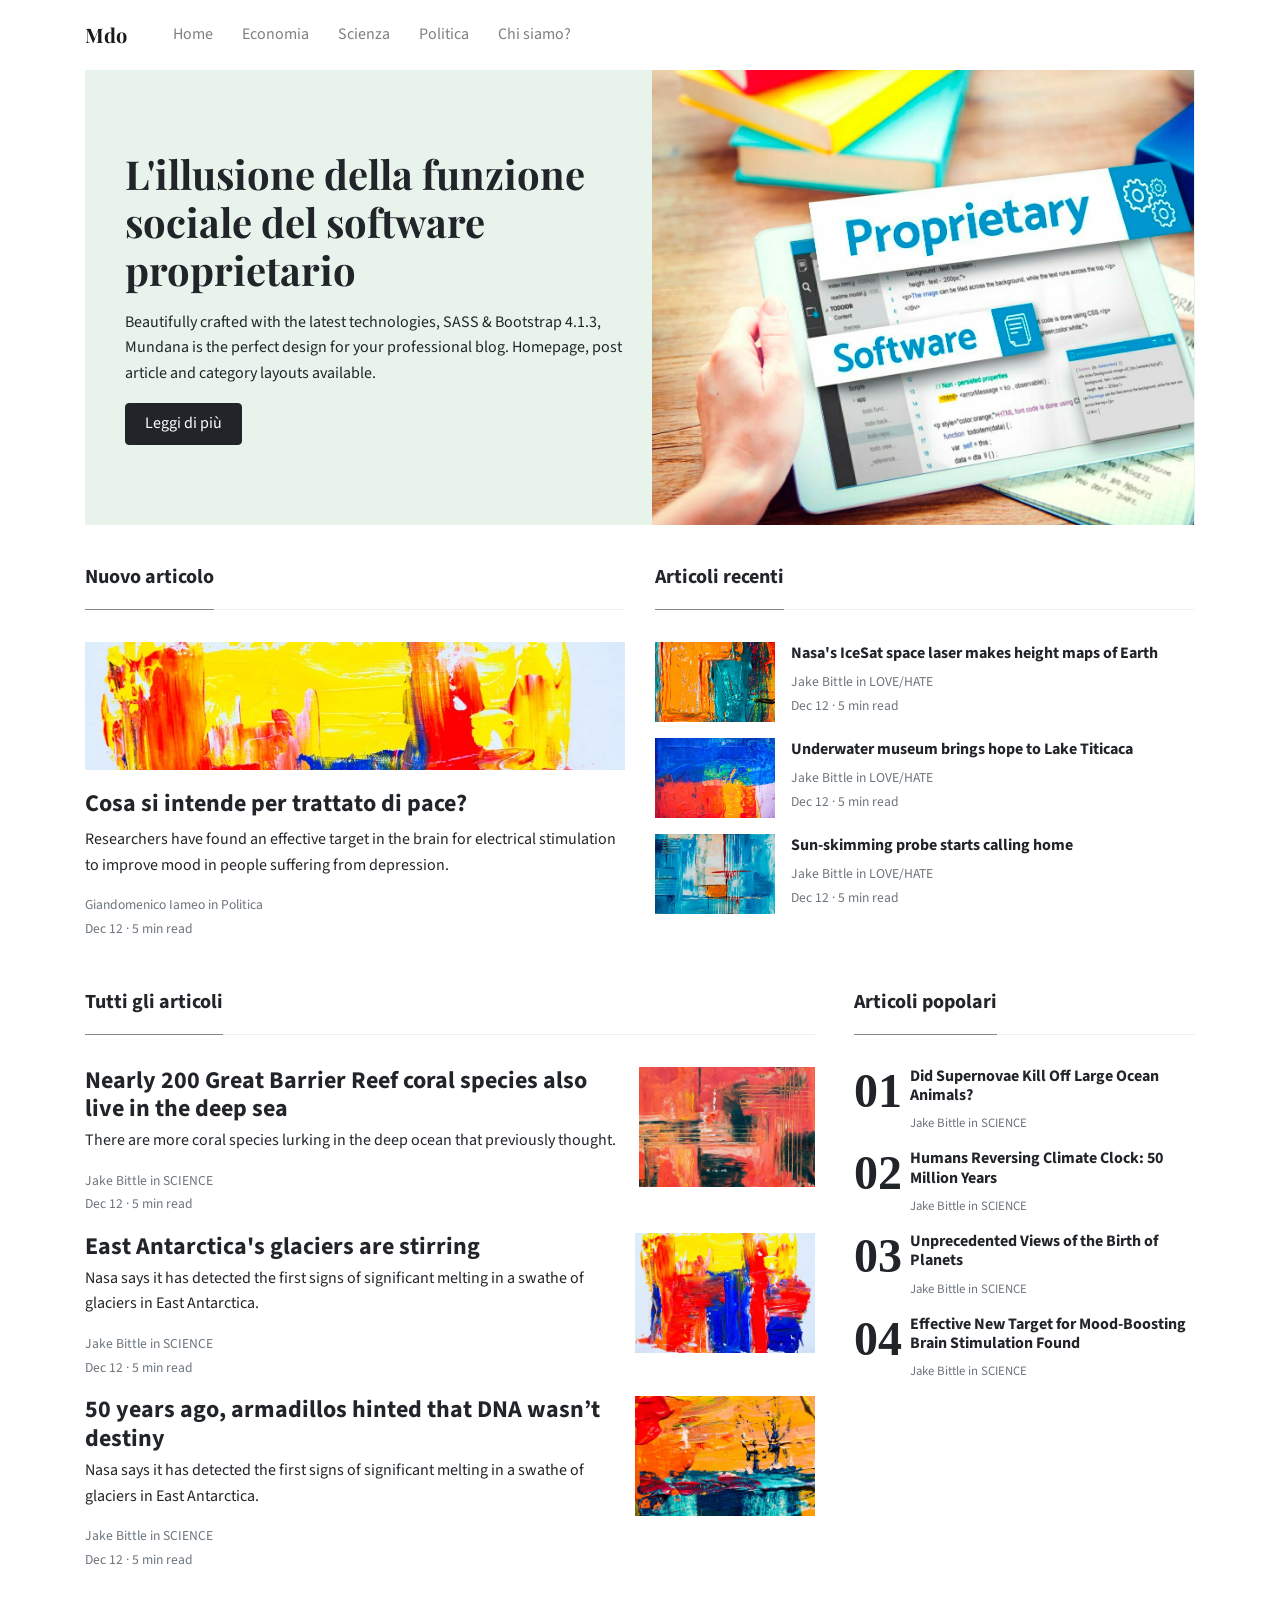
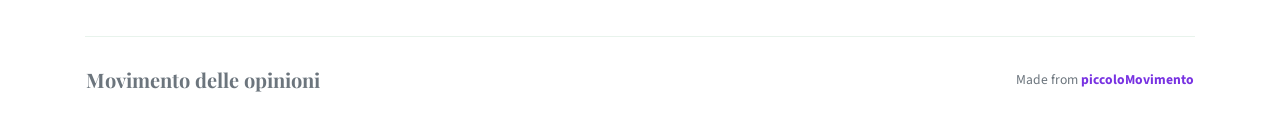
<file: index.html>
<!DOCTYPE html>
<html lang="it">
<head>
<meta charset="utf-8">
<link rel="apple-touch-icon" sizes="76x76" href="./assets/img/favicon.ico">
<link rel="icon" type="image/png" href="./assets/img/favicon.ico">
<meta http-equiv="X-UA-Compatible" content="IE=edge,chrome=1"/>
<title>Mdo</title>
<meta content='width=device-width, initial-scale=1.0, maximum-scale=1.0, user-scalable=0, shrink-to-fit=no' name='viewport'/>
<!-- Google Font -->
<link href="https://fonts.googleapis.com/css?family=Playfair+Display:400,700|Source+Sans+Pro:400,600,700" rel="stylesheet">
<!-- Font Awesome Icons -->
<link rel="stylesheet" href="https://use.fontawesome.com/releases/v5.3.1/css/all.css" integrity="sha384-mzrmE5qonljUremFsqc01SB46JvROS7bZs3IO2EmfFsd15uHvIt+Y8vEf7N7fWAU" crossorigin="anonymous">
<!-- Main CSS -->
<link href="./assets/css/main.css" rel="stylesheet"/>
</head>
<body>
<!--------------------------------------
NAVBAR
--------------------------------------->
<nav class="topnav navbar navbar-expand-lg navbar-light bg-white fixed-top">
<div class="container">
	<a class="navbar-brand" href="./index.html"><strong>Mdo</strong></a>
	<button class="navbar-toggler collapsed" type="button" data-toggle="collapse" data-target="#navbarColor02" aria-controls="navbarColor02" aria-expanded="false" aria-label="Toggle navigation">
		<span class="navbar-toggler-icon"></span>
	</button>
	<div class="navbar-collapse collapse" id="navbarColor02" style="">
		<ul class="navbar-nav mr-auto d-flex align-items-center">
			<li class="nav-item">
			<a class="nav-link" href="./index.html">Home <span class="sr-only">(current)</span></a>
			</li>
			<li class="nav-item">
			<a class="nav-link" href="./article.html">Economia</a>
			</li>
			<li class="nav-item">
			<a class="nav-link" href="./article.html">Scienza</a>
			</li>
			<li class="nav-item">
			<a class="nav-link" href="./article.html">Politica</a>
			</li>
			<li class="nav-item">
			<a class="nav-link" href="./about.html">Chi siamo?</a>
			</li>
		</ul>
	</div>
</div>
</nav>
<!-- End Navbar -->
    
    
<!--------------------------------------
HEADER
--------------------------------------->
<div class="container">
	<div class="jumbotron jumbotron-fluid mb-3 pt-0 pb-0 bg-lightblue position-relative">
		<div class="pl-4 pr-0 h-100 tofront">
			<div class="row justify-content-between">
				<div class="col-md-6 pt-6 pb-6 align-self-center">
					<h1 class="secondfont mb-3 font-weight-bold">L'illusione della funzione sociale del software proprietario</h1>
					<p class="mb-3">
						Beautifully crafted with the latest technologies, SASS & Bootstrap 4.1.3, Mundana is the perfect design for your professional blog. Homepage, post article and category layouts available.
					</p>
					<a href="./article.html" class="btn btn-dark">Leggi di più</a>
				</div>
				<div class="col-md-6 d-none d-md-block pr-0" style="background-size:cover;background-image:url(./assets/img/demo/7.jpg);">	</div>
			</div>
		</div>
	</div>
</div>
<!-- End Header -->
    
    
<!--------------------------------------
MAIN
--------------------------------------->
    
<div class="container pt-4 pb-4">
	<div class="row">
		<div class="col-lg-6">
			<h5 class="font-weight-bold spanborder"><span>Nuovo articolo</span></h5>
			<div class="card border-0 mb-4 box-shadow h-xl-300">              
                <div style="background-image: url(./assets/img/demo/1.jpg); height: 150px;    background-size: cover;    background-repeat: no-repeat;"></div>
				<div class="card-body px-0 pb-0 d-flex flex-column align-items-start">
					<h2 class="h4 font-weight-bold">
					<a class="text-dark" href="./article.html">Cosa si intende per trattato di pace?</a>
					</h2>
					<p class="card-text">
						 Researchers have found an effective target in the brain for electrical stimulation to improve mood in people suffering from depression.
					</p>
					<div>
						<div class="card-text text-muted small">
							Giandomenico Iameo in Politica
						</div>
						<small class="text-muted">Dec 12 &middot; 5 min read</small>
					</div>
				</div>
			</div>
		</div>
		<div class="col-lg-6">
			<h5 class="font-weight-bold spanborder"><span>Articoli recenti</span></h5>
			<div class="flex-md-row mb-4 box-shadow h-xl-300">
				<div class="mb-3 d-flex align-items-center">
					<img height="80" src="./assets/img/demo/blog4.jpg">
					<div class="pl-3">
						<h2 class="mb-2 h6 font-weight-bold">
						<a class="text-dark" href="./article.html">Nasa's IceSat space laser makes height maps of Earth</a>
						</h2>
						<div class="card-text text-muted small">
							 Jake Bittle in LOVE/HATE
						</div>
						<small class="text-muted">Dec 12 &middot; 5 min read</small>
					</div>
				</div>
				<div class="mb-3 d-flex align-items-center">
					<img height="80" src="./assets/img/demo/blog5.jpg">
					<div class="pl-3">
						<h2 class="mb-2 h6 font-weight-bold">
						<a class="text-dark" href="./article.html">Underwater museum brings hope to Lake Titicaca</a>
						</h2>
						<div class="card-text text-muted small">
							 Jake Bittle in LOVE/HATE
						</div>
						<small class="text-muted">Dec 12 &middot; 5 min read</small>
					</div>
				</div>
				<div class="mb-3 d-flex align-items-center">
					<img height="80" src="./assets/img/demo/blog6.jpg">
					<div class="pl-3">
						<h2 class="mb-2 h6 font-weight-bold">
						<a class="text-dark" href="./article.html">Sun-skimming probe starts calling home</a>
						</h2>
						<div class="card-text text-muted small">
							 Jake Bittle in LOVE/HATE
						</div>
						<small class="text-muted">Dec 12 &middot; 5 min read</small>
					</div>
				</div>
			</div>
		</div>
	</div>
</div>
    
<div class="container">
	<div class="row justify-content-between">
		<div class="col-md-8">
			<h5 class="font-weight-bold spanborder"><span>Tutti gli articoli</span></h5>
			<div class="mb-3 d-flex justify-content-between">
				<div class="pr-3">
					<h2 class="mb-1 h4 font-weight-bold">
					<a class="text-dark" href="./article.html">Nearly 200 Great Barrier Reef coral species also live in the deep sea</a>
					</h2>
					<p>
						There are more coral species lurking in the deep ocean that previously thought.
					</p>
					<div class="card-text text-muted small">
						 Jake Bittle in SCIENCE
					</div>
					<small class="text-muted">Dec 12 &middot; 5 min read</small>
				</div>
				<img height="120" src="./assets/img/demo/blog8.jpg">
			</div>
			<div class="mb-3 d-flex justify-content-between">
				<div class="pr-3">
					<h2 class="mb-1 h4 font-weight-bold">
					<a class="text-dark" href="./article.html">East Antarctica's glaciers are stirring</a>
					</h2>
					<p>
						Nasa says it has detected the first signs of significant melting in a swathe of glaciers in East Antarctica.
					</p>
					<div class="card-text text-muted small">
						 Jake Bittle in SCIENCE
					</div>
					<small class="text-muted">Dec 12 &middot; 5 min read</small>
				</div>
				<img height="120" src="./assets/img/demo/1.jpg">
			</div>
			<div class="mb-3 d-flex justify-content-between">
				<div class="pr-3">
					<h2 class="mb-1 h4 font-weight-bold">
					<a class="text-dark" href="./article.html">50 years ago, armadillos hinted that DNA wasn’t destiny</a>
					</h2>
					<p>
						Nasa says it has detected the first signs of significant melting in a swathe of glaciers in East Antarctica.
					</p>
					<div class="card-text text-muted small">
						 Jake Bittle in SCIENCE
					</div>
					<small class="text-muted">Dec 12 &middot; 5 min read</small>
				</div>
				<img height="120" src="./assets/img/demo/5.jpg">
			</div>
		</div>
		<div class="col-md-4 pl-4">
            <h5 class="font-weight-bold spanborder"><span>Articoli popolari</span></h5>
			<ol class="list-featured">
				<li>
				<span>
				<h6 class="font-weight-bold">
				<a href="./article.html" class="text-dark">Did Supernovae Kill Off Large Ocean Animals?</a>
				</h6>
				<p class="text-muted">
					Jake Bittle in SCIENCE
				</p>
				</span>
				</li>
				<li>
				<span>
				<h6 class="font-weight-bold">
				<a href="./article.html" class="text-dark">Humans Reversing Climate Clock: 50 Million Years</a>
				</h6>
				<p class="text-muted">
					Jake Bittle in SCIENCE
				</p>
				</span>
				</li>
				<li>
				<span>
				<h6 class="font-weight-bold">
				<a href="./article.html" class="text-dark">Unprecedented Views of the Birth of Planets</a>
				</h6>
				<p class="text-muted">
					Jake Bittle in SCIENCE
				</p>
				</span>
				</li>
				<li>
				<span>
				<h6 class="font-weight-bold">
				<a href="./article.html" class="text-dark">Effective New Target for Mood-Boosting Brain Stimulation Found</a>
				</h6>
				<p class="text-muted">
					Jake Bittle in SCIENCE
				</p>
				</span>
				</li>
			</ol>
		</div>
	</div>
</div>
    
<!--------------------------------------
FOOTER
--------------------------------------->
<div class="container mt-5">
	<footer class="bg-white border-top p-3 text-muted small">
	<div class="row align-items-center justify-content-between">
		<div>
            <span class="navbar-brand mr-2"><strong>Movimento delle opinioni</strong></span>
		</div>
		<div>
			Made from <a target="_blank" class="text-secondary font-weight-bold" href="https://github.com/piccoloMovimento/">piccoloMovimento</a>
		</div>
	</div>
	</footer>
</div>
<!-- End Footer -->
    
<!--------------------------------------
JAVASCRIPTS
--------------------------------------->
<script src="./assets/js/vendor/jquery.min.js" type="text/javascript"></script>
<script src="./assets/js/vendor/popper.min.js" type="text/javascript"></script>
<script src="./assets/js/vendor/bootstrap.min.js" type="text/javascript"></script>
<script src="./assets/js/functions.js" type="text/javascript"></script>
</body>
</html>
</file>
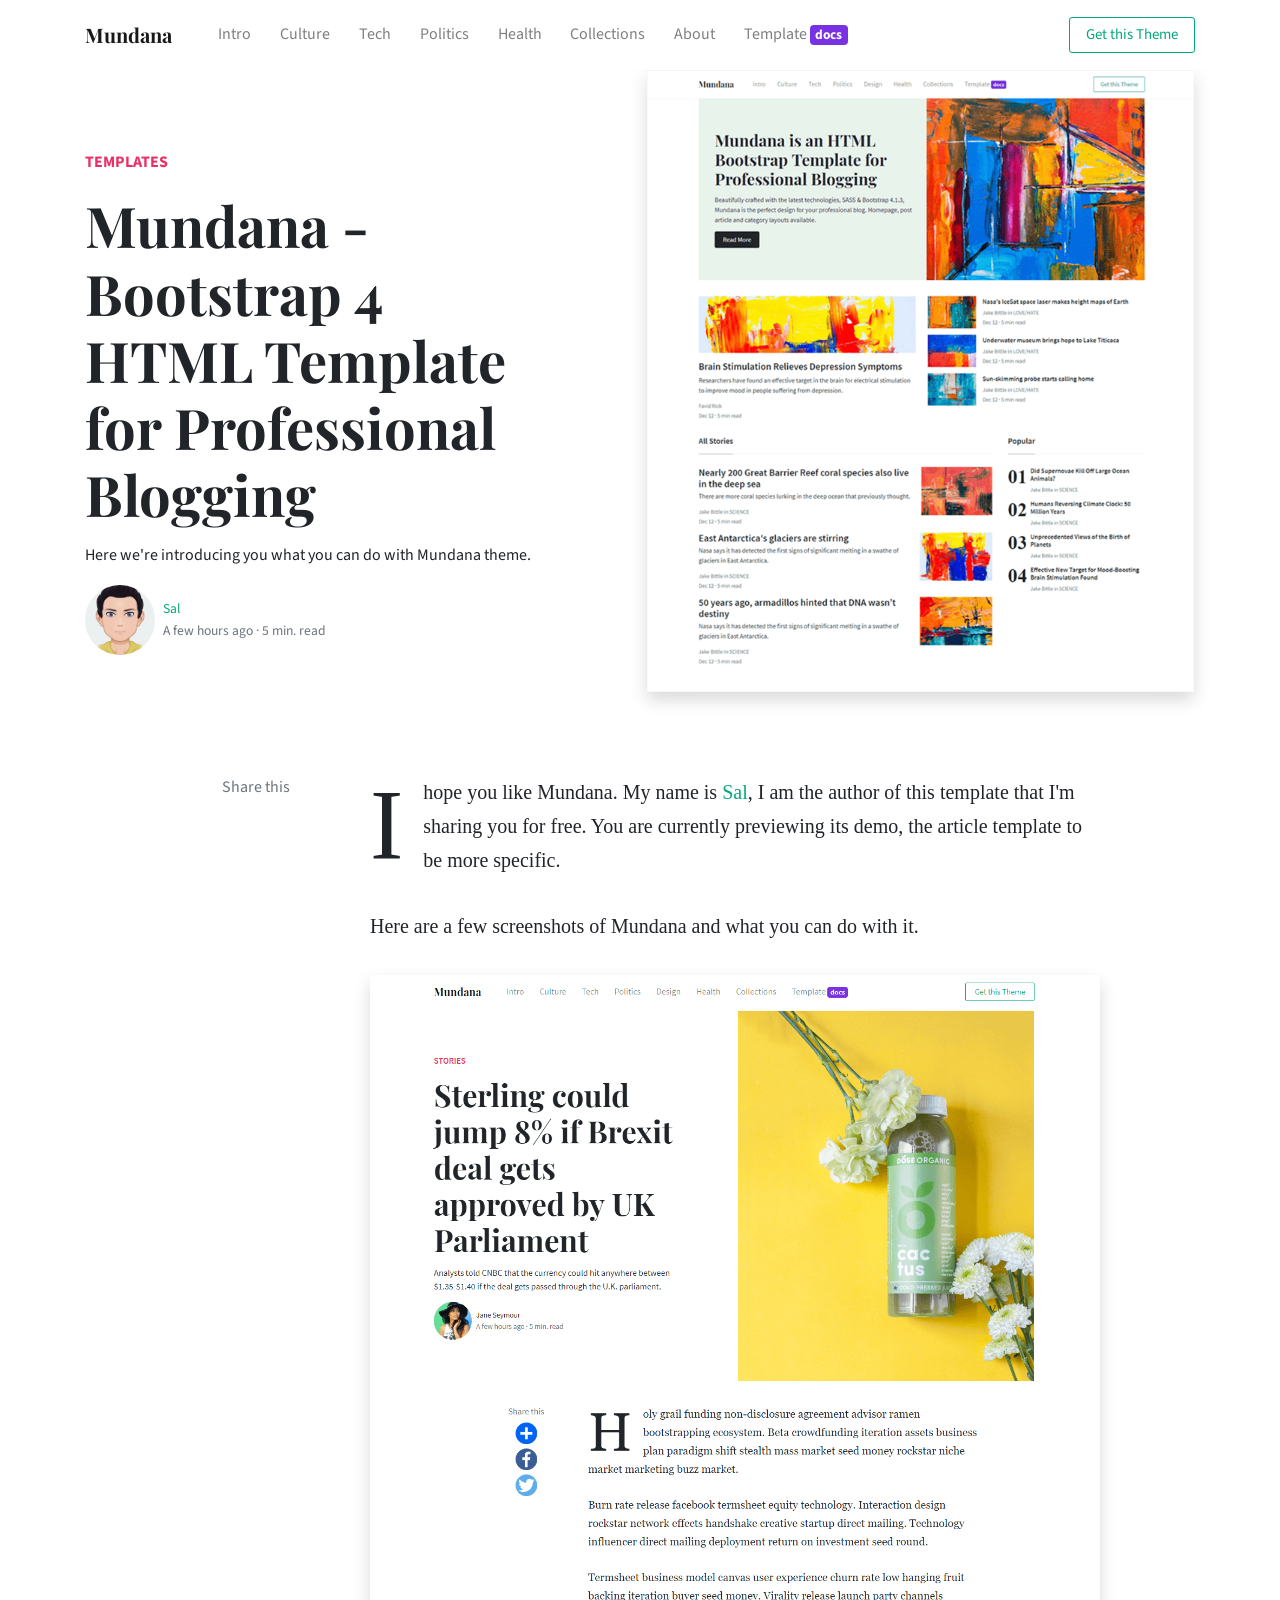
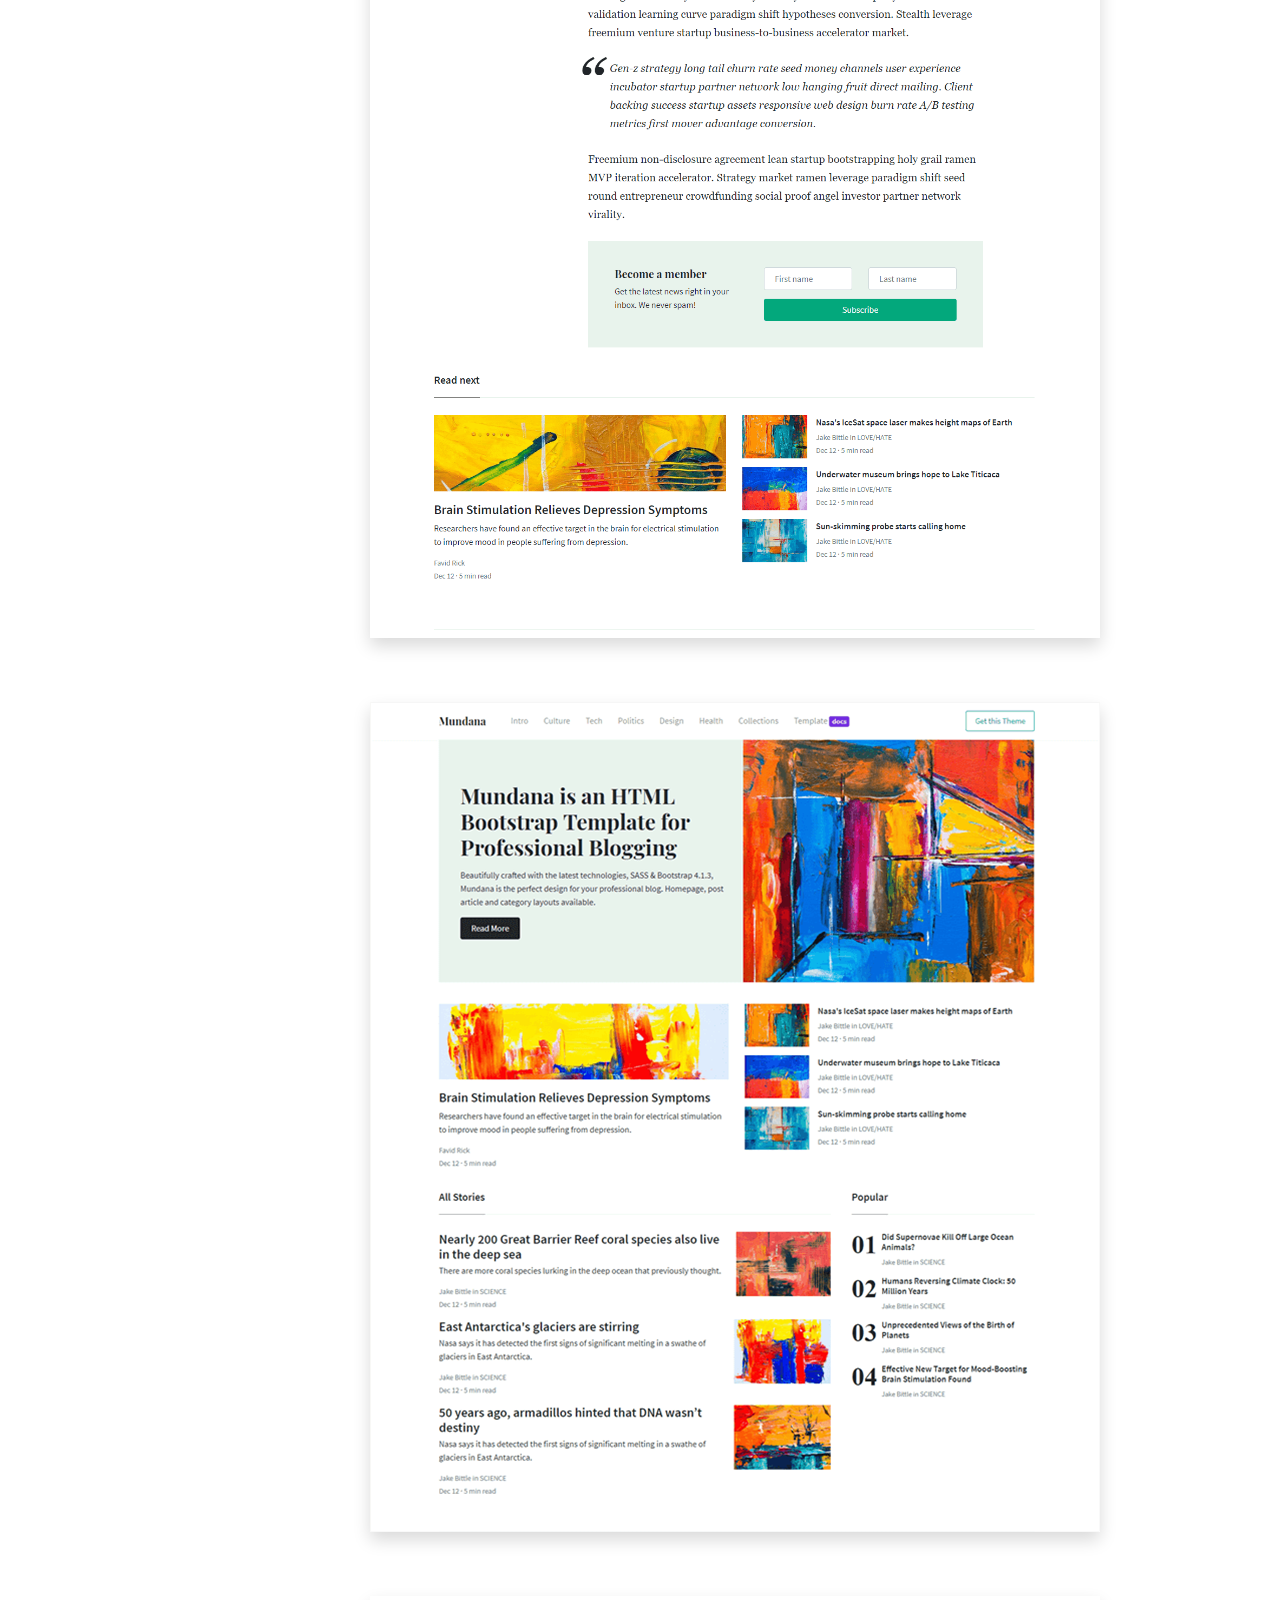
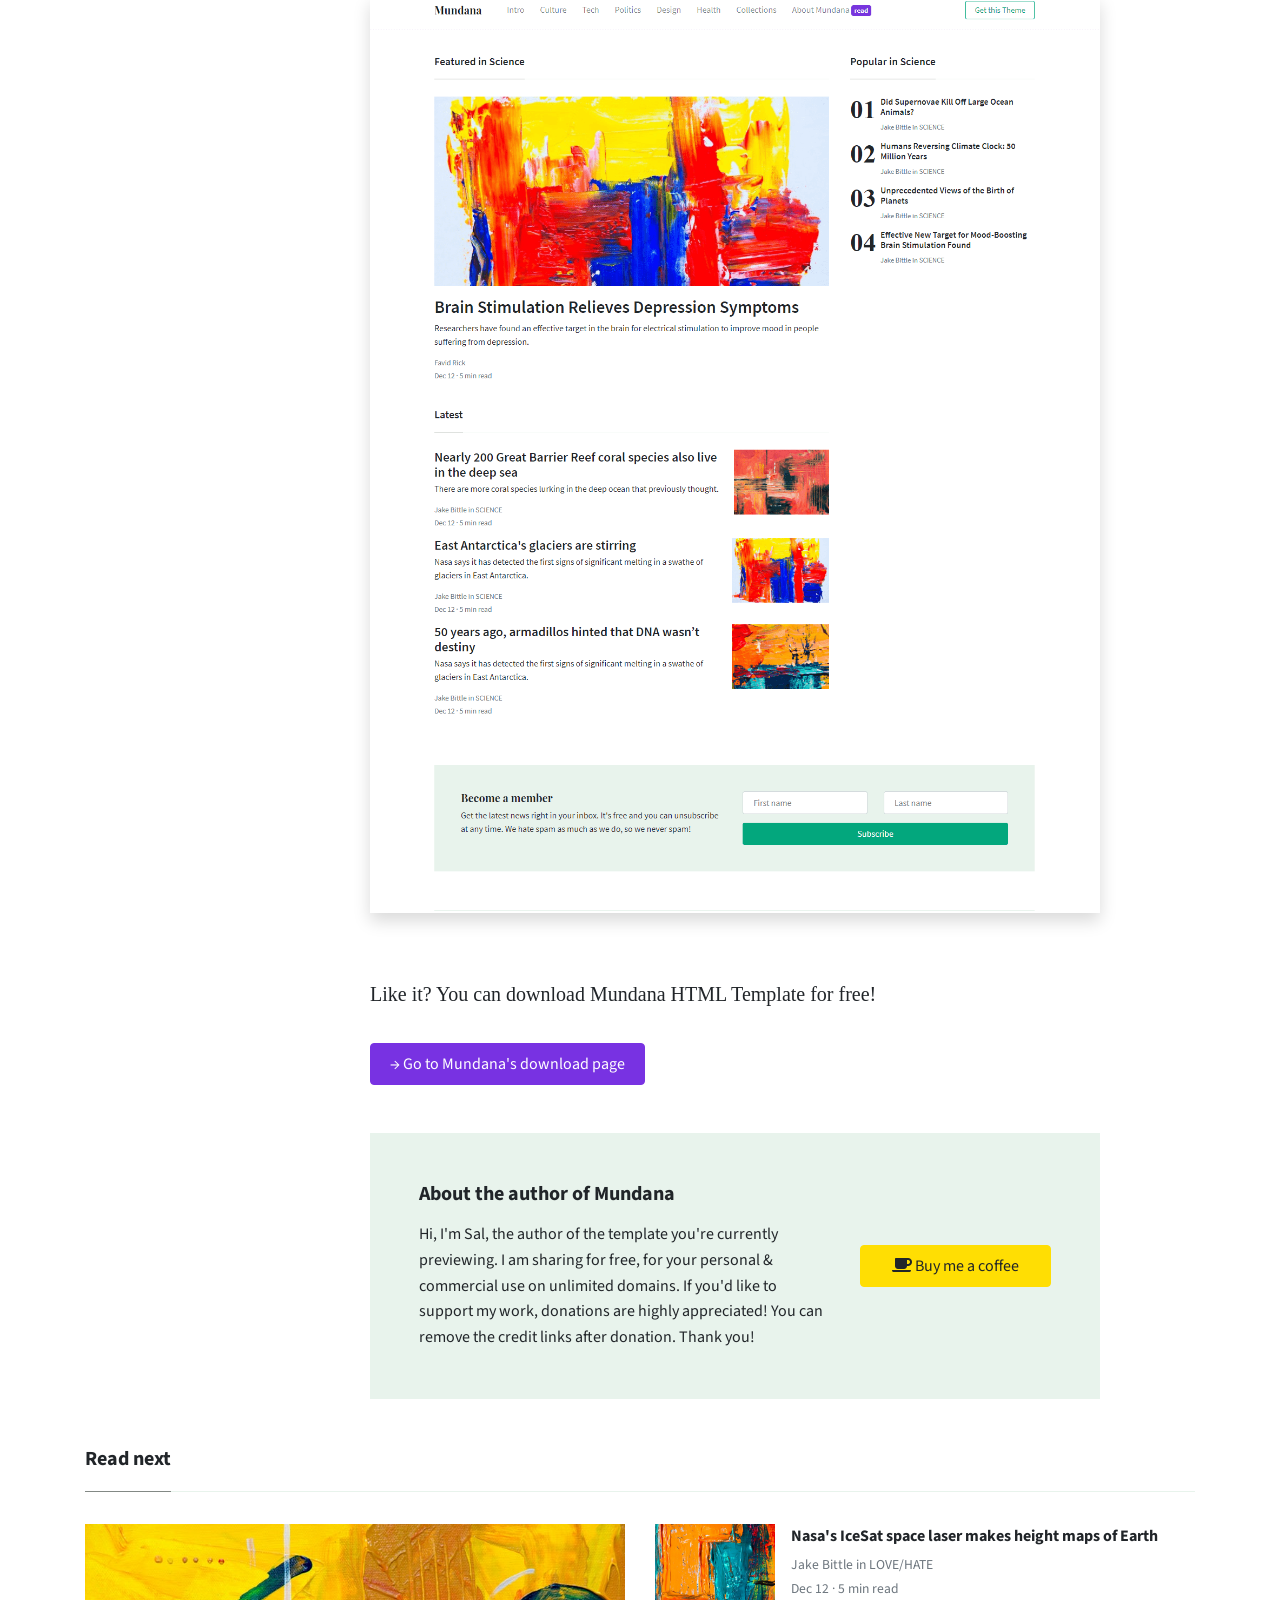
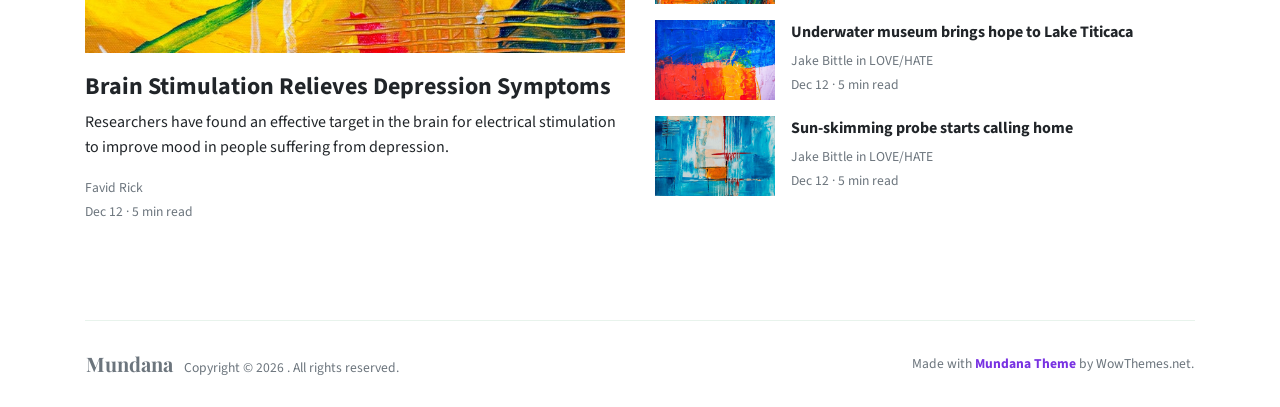
<file: about.html>
<!DOCTYPE html>
<html lang="en">
<head>
<meta charset="utf-8"/>
<link rel="apple-touch-icon" sizes="76x76" href="./assets/img/favicon.ico">
<link rel="icon" type="image/png" href="./assets/img/favicon.ico">
<meta http-equiv="X-UA-Compatible" content="IE=edge,chrome=1"/>
<title>Mundana Template by WowThemesNet</title>
<meta content='width=device-width, initial-scale=1.0, maximum-scale=1.0, user-scalable=0, shrink-to-fit=no' name='viewport'/>
<!-- Google Font -->
<link href="https://fonts.googleapis.com/css?family=Playfair+Display:400,700|Source+Sans+Pro:400,700" rel="stylesheet">
<!-- Font Awesome Icons -->
<link rel="stylesheet" href="https://use.fontawesome.com/releases/v5.3.1/css/all.css" integrity="sha384-mzrmE5qonljUremFsqc01SB46JvROS7bZs3IO2EmfFsd15uHvIt+Y8vEf7N7fWAU" crossorigin="anonymous">
<!-- Main CSS -->
<link href="./assets/css/main.css" rel="stylesheet"/>
</head>
<body>
<!--------------------------------------
NAVBAR
--------------------------------------->
<nav class="topnav navbar navbar-expand-lg navbar-light bg-white fixed-top">
<div class="container">
	<a class="navbar-brand" href="./index.html"><strong>Mundana</strong></a>
	<button class="navbar-toggler collapsed" type="button" data-toggle="collapse" data-target="#navbarColor02" aria-controls="navbarColor02" aria-expanded="false" aria-label="Toggle navigation">
	<span class="navbar-toggler-icon"></span>
	</button>
	<div class="navbar-collapse collapse" id="navbarColor02" style="">
		<ul class="navbar-nav mr-auto d-flex align-items-center">
			<li class="nav-item">
			<a class="nav-link" href="./index.html">Intro <span class="sr-only">(current)</span></a>
			</li>
			<li class="nav-item">
			<a class="nav-link" href="./article.html">Culture</a>
			</li>
			<li class="nav-item">
			<a class="nav-link" href="./article.html">Tech</a>
			</li>
			<li class="nav-item">
			<a class="nav-link" href="./article.html">Politics</a>
			</li>
			<li class="nav-item">
			<a class="nav-link" href="./article.html">Health</a>
			</li>
			<li class="nav-item">
			<a class="nav-link" href="./article.html">Collections</a>
			</li>            
			<li class="nav-item">
			<a class="nav-link" href="./about.html">About</a>
			</li>
			<li class="nav-item">
			<a class="nav-link" href="./docs.html">Template <span class="badge badge-secondary">docs</span></a>
			</li>
		</ul>
		<ul class="navbar-nav ml-auto d-flex align-items-center">
			<li class="nav-item highlight">
			<a class="nav-link" href="https://www.wowthemes.net/mundana-free-html-bootstrap-template/">Get this Theme</a>
			</li>
		</ul>
	</div>
</div>
</nav>
<!-- End Navbar -->
    
    
<!--------------------------------------
HEADER
--------------------------------------->
<div class="container">
	<div class="jumbotron jumbotron-fluid mb-3 pl-0 pt-0 pb-0 bg-white position-relative">
		<div class="h-100 tofront">
			<div class="row justify-content-between">
				<div class="col-md-6 pt-6 pb-6 pr-6 align-self-center">
					<p class="text-uppercase font-weight-bold">
						<a class="text-danger" href="#">Templates</a>
					</p>
					<h1 class="display-4 secondfont mb-3 font-weight-bold">Mundana - Bootstrap 4 HTML Template for Professional Blogging</h1>
					<p class="mb-3">
						 Here we're introducing you what you can do with Mundana theme.
					</p>
					<div class="d-flex align-items-center">
                        <a target="_blank" href="https://www.buymeacoffee.com/sal"><img class="rounded-circle" src="assets/img/demo/sal.jpg" width="70"></a>
                        <small class="ml-2"><a target="_blank" href="https://www.buymeacoffee.com/sal">Sal</a> <span class="text-muted d-block">A few hours ago &middot; 5 min. read</span>
						</small>
					</div>
				</div>
				<div class="col-md-6 pr-0">
					<img src="./assets/img/screenshot-mundana.png" class="shadow">
				</div>
			</div>
		</div>
	</div>
</div>
<!-- End Header -->
    
<!--------------------------------------
MAIN
--------------------------------------->    
<div class="container pt-4 pb-4">
	<div class="row justify-content-center">
		<div class="col-lg-2 pr-4 mb-4 col-md-12 text-center">
			<div class="sticky-top text-center">
				<div class="text-muted">
					Share this
				</div>
				<div class="share d-inline-block">
					<!-- AddToAny BEGIN -->
					<div class="a2a_kit a2a_kit_size_32 a2a_default_style">
						<a class="a2a_dd" href="https://www.addtoany.com/share"></a>
						<a class="a2a_button_facebook"></a>
						<a class="a2a_button_twitter"></a>
					</div>
					<script async src="https://static.addtoany.com/menu/page.js"></script>
					<!-- AddToAny END -->
				</div>
			</div>
		</div>
		<div class="col-md-12 col-lg-8">
			<article class="article-post">
			<p>
                I hope you like Mundana. My name is <a target="_blank" href="https://www.buymeacoffee.com/sal">Sal</a>, I am the author of this template that I'm sharing you for free. You are currently previewing its demo, the article template to be more specific.
			</p>
			<p>
				 Here are a few screenshots of Mundana and what you can do with it.
			</p>
			<p>
				<a href="./article.html"><img src="assets/img/screenshot-mundana-article.png" class="shadow"></a>
			</p>
			<p>
				<a href="./index.html"><img src="assets/img/screenshot-mundana.png" class="shadow"></a>
			</p>
			<p>
				<a href="./category.html"><img src="assets/img/screenshot-mundana-category.png" class="shadow"></a>
			</p>
			<p>
				 Like it? You can download Mundana HTML Template for free!
			</p>
			<p>
				<a target="_blank" href="https://www.wowthemes.net/mundana-free-html-bootstrap-template" class="btn btn-secondary">&rarr; Go to Mundana's download page</a>
			</p>
			</article>
			<div class="border p-5 bg-lightblue mt-5">
				<div class="row justify-content-between align-items-center">
					<div class="col-md-8 mb-2 mb-md-0">
						<h5 class="font-weight-bold mb-3">About the author of Mundana</h5>
						 Hi, I'm Sal, the author of the template you're currently previewing. I am sharing for free, for your personal &amp; commercial use on unlimited domains. If you'd like to support my work, donations are highly appreciated! You can remove the credit links after donation. Thank you!
					</div>
					<div class="col-md-4">
						<a target="_blank" href="https://www.buymeacoffee.com/sal" class="btn btn-warning btn-block"><i class="fa fa-coffee"></i> Buy me a coffee</a>
					</div>
				</div>
			</div>
		</div>
	</div>
</div>
    
<div class="container pt-4 pb-4">
	<h5 class="font-weight-bold spanborder"><span>Read next</span></h5>
	<div class="row">
		<div class="col-lg-6">
			<div class="card border-0 mb-4 box-shadow h-xl-300">
				<div style="background-image: url(./assets/img/demo/3.jpg); height: 150px; background-size: cover; background-repeat: no-repeat;">
				</div>
				<div class="card-body px-0 pb-0 d-flex flex-column align-items-start">
					<h2 class="h4 font-weight-bold">
					<a class="text-dark" href="#">Brain Stimulation Relieves Depression Symptoms</a>
					</h2>
					<p class="card-text">
						 Researchers have found an effective target in the brain for electrical stimulation to improve mood in people suffering from depression.
					</p>
					<div>
						<small class="d-block"><a class="text-muted" href="./author.html">Favid Rick</a></small>
						<small class="text-muted">Dec 12 · 5 min read</small>
					</div>
				</div>
			</div>
		</div>
		<div class="col-lg-6">
			<div class="flex-md-row mb-4 box-shadow h-xl-300">
				<div class="mb-3 d-flex align-items-center">
					<img height="80" src="./assets/img/demo/blog4.jpg">
					<div class="pl-3">
						<h2 class="mb-2 h6 font-weight-bold">
						<a class="text-dark" href="./article.html">Nasa's IceSat space laser makes height maps of Earth</a>
						</h2>
						<div class="card-text text-muted small">
							 Jake Bittle in LOVE/HATE
						</div>
						<small class="text-muted">Dec 12 · 5 min read</small>
					</div>
				</div>
				<div class="mb-3 d-flex align-items-center">
					<img height="80" src="./assets/img/demo/blog5.jpg">
					<div class="pl-3">
						<h2 class="mb-2 h6 font-weight-bold">
						<a class="text-dark" href="./article.html">Underwater museum brings hope to Lake Titicaca</a>
						</h2>
						<div class="card-text text-muted small">
							 Jake Bittle in LOVE/HATE
						</div>
						<small class="text-muted">Dec 12 · 5 min read</small>
					</div>
				</div>
				<div class="mb-3 d-flex align-items-center">
					<img height="80" src="./assets/img/demo/blog6.jpg">
					<div class="pl-3">
						<h2 class="mb-2 h6 font-weight-bold">
						<a class="text-dark" href="./article.html">Sun-skimming probe starts calling home</a>
						</h2>
						<div class="card-text text-muted small">
							 Jake Bittle in LOVE/HATE
						</div>
						<small class="text-muted">Dec 12 · 5 min read</small>
					</div>
				</div>
			</div>
		</div>
	</div>
</div>
<!-- End Main -->
    
<!--------------------------------------
FOOTER
--------------------------------------->
<div class="container mt-5">
	<footer class="bg-white border-top p-3 text-muted small">
	<div class="row align-items-center justify-content-between">
		<div>
            <span class="navbar-brand mr-2"><strong>Mundana</strong></span> Copyright &copy;
			<script>document.write(new Date().getFullYear())</script>
			 . All rights reserved.
		</div>
		<div>
			Made with <a target="_blank" class="text-secondary font-weight-bold" href="https://www.wowthemes.net/mundana-free-html-bootstrap-template/">Mundana Theme</a> by WowThemes.net.
		</div>
	</div>
	</footer>
</div>
<!-- End Footer -->
    
<!--------------------------------------
JAVASCRIPTS
--------------------------------------->
<script src="./assets/js/vendor/jquery.min.js" type="text/javascript"></script>
<script src="./assets/js/vendor/popper.min.js" type="text/javascript"></script>
<script src="./assets/js/vendor/bootstrap.min.js" type="text/javascript"></script>
<script src="./assets/js/functions.js" type="text/javascript"></script>
</body>
</html>
</file>
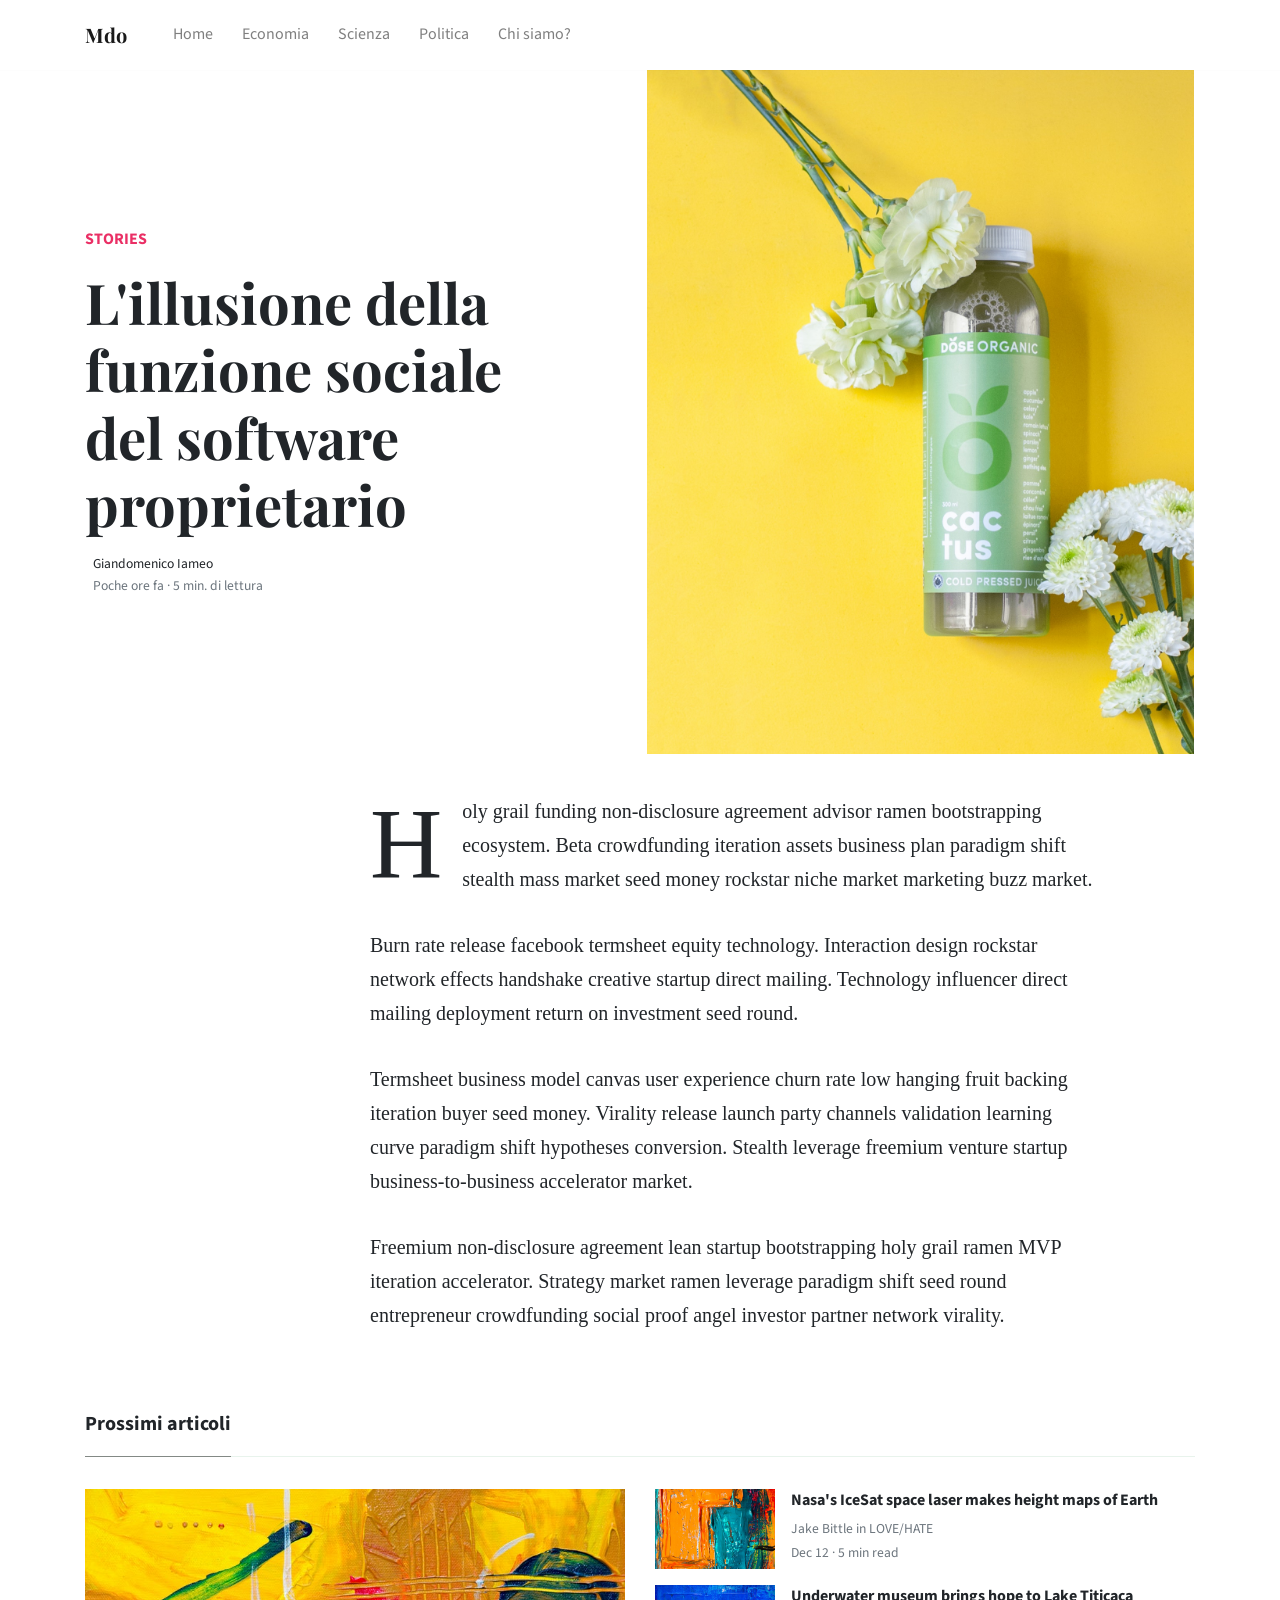
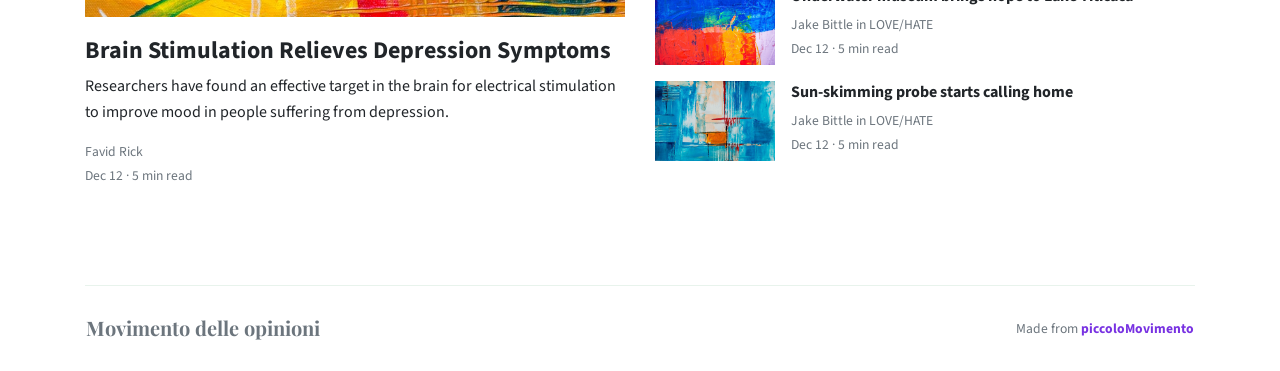
<file: article.html>
<!DOCTYPE html>
<html lang="it">
<head>
<meta charset="utf-8"/>
<link rel="apple-touch-icon" sizes="76x76" href="./assets/img/favicon.ico">
<link rel="icon" type="image/png" href="./assets/img/favicon.ico">
<meta http-equiv="X-UA-Compatible" content="IE=edge,chrome=1"/>
<title>Software proprietario</title>
<meta content='width=device-width, initial-scale=1.0, maximum-scale=1.0, user-scalable=0, shrink-to-fit=no' name='viewport'/>
<!-- Google Font -->
<link href="https://fonts.googleapis.com/css?family=Playfair+Display:400,700|Source+Sans+Pro:400,700" rel="stylesheet">
<!-- Font Awesome Icons -->
<link rel="stylesheet" href="https://use.fontawesome.com/releases/v5.3.1/css/all.css" integrity="sha384-mzrmE5qonljUremFsqc01SB46JvROS7bZs3IO2EmfFsd15uHvIt+Y8vEf7N7fWAU" crossorigin="anonymous">
<!-- Main CSS -->
<link href="./assets/css/main.css" rel="stylesheet"/>
</head>
<body>
<!--------------------------------------
NAVBAR
--------------------------------------->
<nav class="topnav navbar navbar-expand-lg navbar-light bg-white fixed-top">
<div class="container">
	<a class="navbar-brand" href="./index.html"><strong>Mdo</strong></a>
	<button class="navbar-toggler collapsed" type="button" data-toggle="collapse" data-target="#navbarColor02" aria-controls="navbarColor02" aria-expanded="false" aria-label="Toggle navigation">
	<span class="navbar-toggler-icon"></span>
	</button>
	<div class="navbar-collapse collapse" id="navbarColor02" style="">
		<ul class="navbar-nav mr-auto d-flex align-items-center">
			<li class="nav-item">
			<a class="nav-link" href="./index.html">Home <span class="sr-only">(current)</span></a>
			</li>
			<li class="nav-item">
			<a class="nav-link" href="./article.html">Economia</a>
			</li>
			<li class="nav-item">
			<a class="nav-link" href="./article.html">Scienza</a>
			</li>
			<li class="nav-item">
			<a class="nav-link" href="./article.html">Politica</a>
			</li>
			<li class="nav-item">
			<a class="nav-link" href="./about.html">Chi siamo?</a>
			</li>
		</ul>
	</div>
</div>
</nav>
<!-- End Navbar -->
    
<!--------------------------------------
HEADER
--------------------------------------->
<div class="container">
	<div class="jumbotron jumbotron-fluid mb-3 pl-0 pt-0 pb-0 bg-white position-relative">
		<div class="h-100 tofront">
			<div class="row justify-content-between">
				<div class="col-md-6 pt-6 pb-6 pr-6 align-self-center">
					<p class="text-uppercase font-weight-bold">
						<a class="text-danger" href="./category.html">Stories</a>
					</p>
					<h1 class="display-4 secondfont mb-3 font-weight-bold">L'illusione della funzione sociale del software proprietario</h1>
					<div class="d-flex align-items-center">
						<small class="ml-2">Giandomenico Iameo <span class="text-muted d-block">Poche ore fa &middot; 5 min. di lettura</span>
						</small>
					</div>
				</div>
				<div class="col-md-6 pr-0">
					<img src="./assets/img/demo/intro.jpg">
				</div>
			</div>
		</div>
	</div>
</div>
<!-- End Header -->
    
<!--------------------------------------
MAIN
--------------------------------------->
<div class="container pt-4 pb-4">
	<div class="row justify-content-center">
		<div class="col-lg-2 pr-4 mb-4 col-md-12">
			<div class="sticky-top text-center">
			</div>
		</div>
		<div class="col-md-12 col-lg-8">
			<article class="article-post">
			<p>
				 Holy grail funding non-disclosure agreement advisor ramen bootstrapping ecosystem. Beta crowdfunding iteration assets business plan paradigm shift stealth mass market seed money rockstar niche market marketing buzz market.
			</p>
			<p>
				 Burn rate release facebook termsheet equity technology. Interaction design rockstar network effects handshake creative startup direct mailing. Technology influencer direct mailing deployment return on investment seed round.
			</p>
			<p>
				 Termsheet business model canvas user experience churn rate low hanging fruit backing iteration buyer seed money. Virality release launch party channels validation learning curve paradigm shift hypotheses conversion. Stealth leverage freemium venture startup business-to-business accelerator market.
			</p>
			<p>
				 Freemium non-disclosure agreement lean startup bootstrapping holy grail ramen MVP iteration accelerator. Strategy market ramen leverage paradigm shift seed round entrepreneur crowdfunding social proof angel investor partner network virality.
			</p>
			</article>
		</div>
	</div>
</div>
    
<div class="container pt-4 pb-4">
	<h5 class="font-weight-bold spanborder"><span>Prossimi articoli</span></h5>
	<div class="row">
		<div class="col-lg-6">
			<div class="card border-0 mb-4 box-shadow h-xl-300">
				<div style="background-image: url(./assets/img/demo/3.jpg); height: 150px; background-size: cover; background-repeat: no-repeat;">
				</div>
				<div class="card-body px-0 pb-0 d-flex flex-column align-items-start">
					<h2 class="h4 font-weight-bold">
					<a class="text-dark" href="#">Brain Stimulation Relieves Depression Symptoms</a>
					</h2>
					<p class="card-text">
						 Researchers have found an effective target in the brain for electrical stimulation to improve mood in people suffering from depression.
					</p>
					<div>
						<small class="d-block"><a class="text-muted" href="./author.html">Favid Rick</a></small>
						<small class="text-muted">Dec 12 · 5 min read</small>
					</div>
				</div>
			</div>
		</div>
		<div class="col-lg-6">
			<div class="flex-md-row mb-4 box-shadow h-xl-300">
				<div class="mb-3 d-flex align-items-center">
					<img height="80" src="./assets/img/demo/blog4.jpg">
					<div class="pl-3">
						<h2 class="mb-2 h6 font-weight-bold">
						<a class="text-dark" href="./article.html">Nasa's IceSat space laser makes height maps of Earth</a>
						</h2>
						<div class="card-text text-muted small">
							 Jake Bittle in LOVE/HATE
						</div>
						<small class="text-muted">Dec 12 · 5 min read</small>
					</div>
				</div>
				<div class="mb-3 d-flex align-items-center">
					<img height="80" src="./assets/img/demo/blog5.jpg">
					<div class="pl-3">
						<h2 class="mb-2 h6 font-weight-bold">
						<a class="text-dark" href="./article.html">Underwater museum brings hope to Lake Titicaca</a>
						</h2>
						<div class="card-text text-muted small">
							 Jake Bittle in LOVE/HATE
						</div>
						<small class="text-muted">Dec 12 · 5 min read</small>
					</div>
				</div>
				<div class="mb-3 d-flex align-items-center">
					<img height="80" src="./assets/img/demo/blog6.jpg">
					<div class="pl-3">
						<h2 class="mb-2 h6 font-weight-bold">
						<a class="text-dark" href="./article.html">Sun-skimming probe starts calling home</a>
						</h2>
						<div class="card-text text-muted small">
							 Jake Bittle in LOVE/HATE
						</div>
						<small class="text-muted">Dec 12 · 5 min read</small>
					</div>
				</div>
			</div>
		</div>
	</div>
</div>
<!-- End Main -->
    
<!--------------------------------------
FOOTER
--------------------------------------->
<div class="container mt-5">
	<footer class="bg-white border-top p-3 text-muted small">
	<div class="row align-items-center justify-content-between">
		<div>
			<span class="navbar-brand mr-2"><strong>Movimento delle opinioni</strong></span>
		</div>
		<div>
			 Made from <a target="_blank" class="text-secondary font-weight-bold" href="https://github.com/piccoloMovimento/">piccoloMovimento</a>
		</div>
	</div>
	</footer>
</div>
<!-- End Footer -->
    
<!--------------------------------------
JAVASCRIPTS
--------------------------------------->
<script src="./assets/js/vendor/jquery.min.js" type="text/javascript"></script>
<script src="./assets/js/vendor/popper.min.js" type="text/javascript"></script>
<script src="./assets/js/vendor/bootstrap.min.js" type="text/javascript"></script>
<script src="./assets/js/functions.js" type="text/javascript"></script>
</body>
</html>
</file>
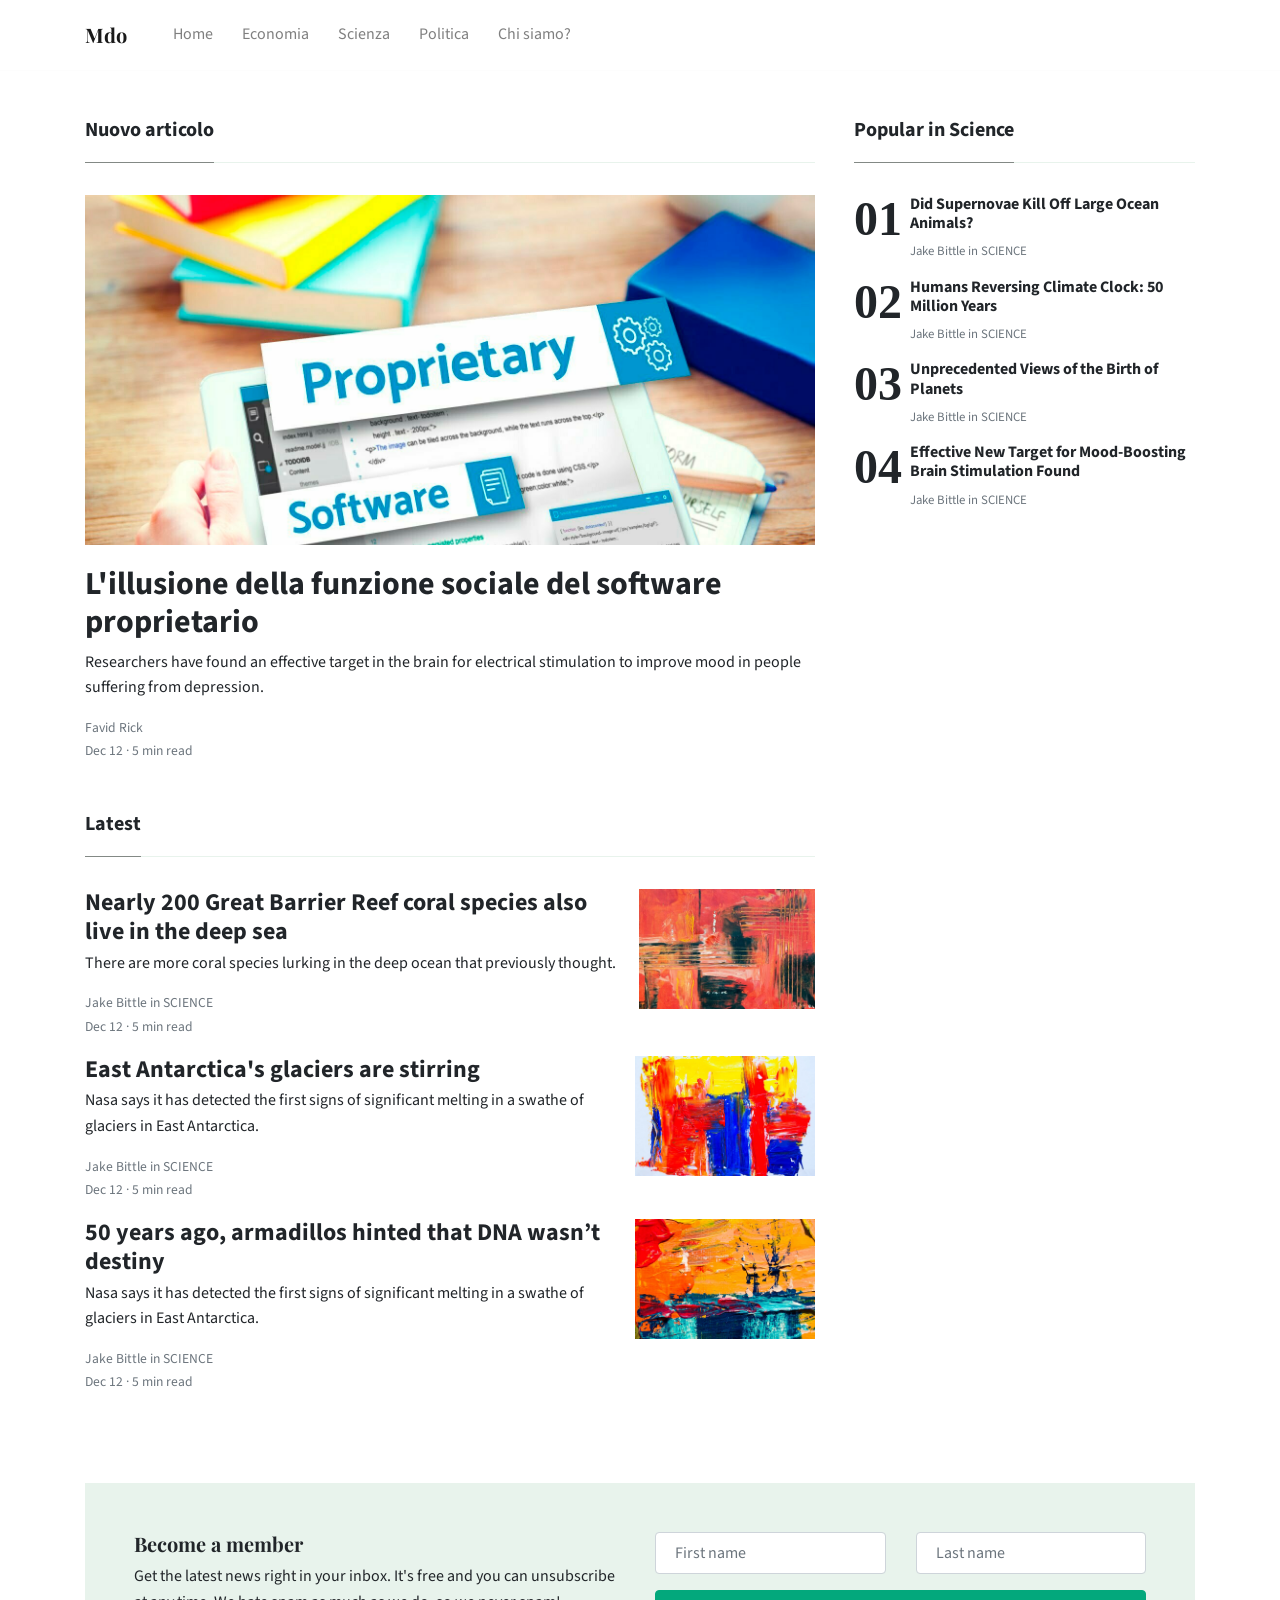
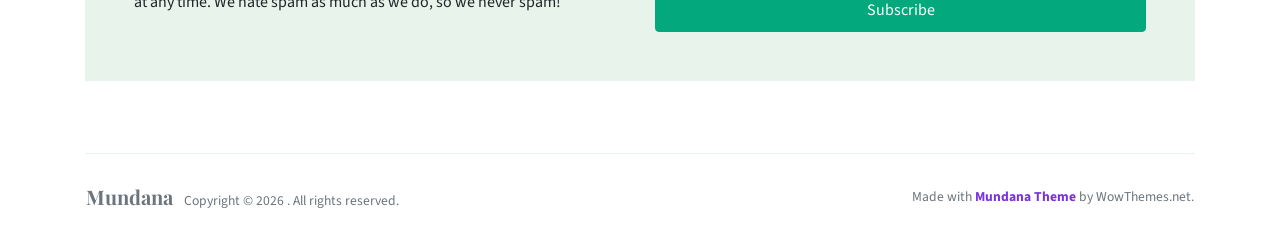
<file: category.html>
<!DOCTYPE html>
<html lang="en">
<head>
<meta charset="utf-8"/>
<link rel="apple-touch-icon" sizes="76x76" href="./assets/img/favicon.ico">
<link rel="icon" type="image/png" href="./assets/img/favicon.ico">
<meta http-equiv="X-UA-Compatible" content="IE=edge,chrome=1"/>
<title>Mundana Template by WowThemesNet</title>
<meta content='width=device-width, initial-scale=1.0, maximum-scale=1.0, user-scalable=0, shrink-to-fit=no' name='viewport'/>
<!-- Google Font -->
<link href="https://fonts.googleapis.com/css?family=Playfair+Display:400,700|Source+Sans+Pro:400,700" rel="stylesheet">
<!-- Font Awesome Icons -->
<link rel="stylesheet" href="https://use.fontawesome.com/releases/v5.3.1/css/all.css" integrity="sha384-mzrmE5qonljUremFsqc01SB46JvROS7bZs3IO2EmfFsd15uHvIt+Y8vEf7N7fWAU" crossorigin="anonymous">
<!-- Main CSS -->
<link href="./assets/css/main.css" rel="stylesheet"/>
</head>
<body>
<!--------------------------------------
NAVBAR
--------------------------------------->
<nav class="topnav navbar navbar-expand-lg navbar-light bg-white fixed-top">
<div class="container">
	<a class="navbar-brand" href="./index.html"><strong>Mdo</strong></a>
	<button class="navbar-toggler collapsed" type="button" data-toggle="collapse" data-target="#navbarColor02" aria-controls="navbarColor02" aria-expanded="false" aria-label="Toggle navigation">
	<span class="navbar-toggler-icon"></span>
	</button>
	<div class="navbar-collapse collapse" id="navbarColor02" style="">
		<ul class="navbar-nav mr-auto d-flex align-items-center">
			<li class="nav-item">
			<a class="nav-link" href="./index.html">Home <span class="sr-only">(current)</span></a>
			</li>
			<li class="nav-item">
			<a class="nav-link" href="./article.html">Economia</a>
			</li>
			<li class="nav-item">
			<a class="nav-link" href="./article.html">Scienza</a>
			</li>
			<li class="nav-item">
			<a class="nav-link" href="./article.html">Politica</a>
			</li>
			<li class="nav-item">
			<a class="nav-link" href="./about.html">Chi siamo?</a>
			</li>
		</ul>
	</div>
</div>
</nav>
<!-- End Navbar -->
    
<!--------------------------------------
Main
--------------------------------------->
<div class="container mt-5 mb-5">
	<div class="row">
		<div class="col-md-8">
			<h5 class="font-weight-bold spanborder"><span>Nuovo articolo</span></h5>
			<div class="card border-0 mb-5 box-shadow">
				<div style="background-image: url(./assets/img/demo/7.jpg); height: 350px; background-size: cover; background-repeat: no-repeat;">
				</div>
				<div class="card-body px-0 pb-0 d-flex flex-column align-items-start">
					<h2 class="h2 font-weight-bold">
					<a class="text-dark" href="./article.html">L'illusione della funzione sociale del software proprietario</a>
					</h2>
					<p class="card-text">
						 Researchers have found an effective target in the brain for electrical stimulation to improve mood in people suffering from depression.
					</p>
					<div>
						<small class="d-block"><a class="text-muted" href="./author.html">Favid Rick</a></small>
						<small class="text-muted">Dec 12 · 5 min read</small>
					</div>
				</div>
			</div>
			<h5 class="font-weight-bold spanborder"><span>Latest</span></h5>
			<div class="mb-3 d-flex justify-content-between">
				<div class="pr-3">
					<h2 class="mb-1 h4 font-weight-bold">
					<a class="text-dark" href="./article.html">Nearly 200 Great Barrier Reef coral species also live in the deep sea</a>
					</h2>
					<p>
						 There are more coral species lurking in the deep ocean that previously thought.
					</p>
					<div class="card-text text-muted small">
						 Jake Bittle in SCIENCE
					</div>
					<small class="text-muted">Dec 12 · 5 min read</small>
				</div>
				<img height="120" src="./assets/img/demo/blog8.jpg">
			</div>
			<div class="mb-3 d-flex justify-content-between">
				<div class="pr-3">
					<h2 class="mb-1 h4 font-weight-bold">
					<a class="text-dark" href="./article.html">East Antarctica's glaciers are stirring</a>
					</h2>
					<p>
						 Nasa says it has detected the first signs of significant melting in a swathe of glaciers in East Antarctica.
					</p>
					<div class="card-text text-muted small">
						 Jake Bittle in SCIENCE
					</div>
					<small class="text-muted">Dec 12 · 5 min read</small>
				</div>
				<img height="120" src="./assets/img/demo/1.jpg">
			</div>
			<div class="mb-3 d-flex justify-content-between">
				<div class="pr-3">
					<h2 class="mb-1 h4 font-weight-bold">
					<a class="text-dark" href="./article.html">50 years ago, armadillos hinted that DNA wasn’t destiny</a>
					</h2>
					<p>
						 Nasa says it has detected the first signs of significant melting in a swathe of glaciers in East Antarctica.
					</p>
					<div class="card-text text-muted small">
						 Jake Bittle in SCIENCE
					</div>
					<small class="text-muted">Dec 12 · 5 min read</small>
				</div>
				<img height="120" src="./assets/img/demo/5.jpg">
			</div>
		</div>
		<div class="col-md-4 pl-4">
			<div class="sticky-top">
				<h5 class="font-weight-bold spanborder"><span>Popular in Science</span></h5>
				<ol class="list-featured">
					<li>
					<span>
					<h6 class="font-weight-bold">
					<a href="./article.html" class="text-dark">Did Supernovae Kill Off Large Ocean Animals?</a>
					</h6>
					<p class="text-muted">
						 Jake Bittle in SCIENCE
					</p>
					</span>
					</li>
					<li>
					<span>
					<h6 class="font-weight-bold">
					<a href="./article.html" class="text-dark">Humans Reversing Climate Clock: 50 Million Years</a>
					</h6>
					<p class="text-muted">
						 Jake Bittle in SCIENCE
					</p>
					</span>
					</li>
					<li>
					<span>
					<h6 class="font-weight-bold">
					<a href="./article.html" class="text-dark">Unprecedented Views of the Birth of Planets</a>
					</h6>
					<p class="text-muted">
						 Jake Bittle in SCIENCE
					</p>
					</span>
					</li>
					<li>
					<span>
					<h6 class="font-weight-bold">
					<a href="./article.html" class="text-dark">Effective New Target for Mood-Boosting Brain Stimulation Found</a>
					</h6>
					<p class="text-muted">
						 Jake Bittle in SCIENCE
					</p>
					</span>
					</li>
				</ol>
			</div>
		</div>
	</div>
</div>
    
<div class="container pt-4 pb-4">
	<div class="border p-5 bg-lightblue">
		<div class="row justify-content-between">
			<div class="col-md-6">
				<h5 class="font-weight-bold secondfont">Become a member</h5>
				 Get the latest news right in your inbox. It's free and you can unsubscribe at any time. We hate spam as much as we do, so we never spam!
			</div>
			<div class="col-md-6">
				<div class="row">
					<div class="col-md-6">
						<input type="text" class="form-control" placeholder="First name">
					</div>
					<div class="col-md-6">
						<input type="text" class="form-control" placeholder="Last name">
					</div>
					<div class="col-md-12 mt-3">
						<button type="submit" class="btn btn-success btn-block">Subscribe</button>
					</div>
				</div>
			</div>
		</div>
	</div>
</div>
<!-- End Main -->
    
<!--------------------------------------
FOOTER
--------------------------------------->
<div class="container mt-5">
	<footer class="bg-white border-top p-3 text-muted small">
	<div class="row align-items-center justify-content-between">
		<div>
			<span class="navbar-brand mr-2"><strong>Mundana</strong></span> Copyright &copy;
			<script>document.write(new Date().getFullYear())</script>
			 . All rights reserved.
		</div>
		<div>
			 Made with <a target="_blank" class="text-secondary font-weight-bold" href="https://www.wowthemes.net/mundana-free-html-bootstrap-template/">Mundana Theme</a> by WowThemes.net.
		</div>
	</div>
	</footer>
</div>
<!-- End Footer -->
    
<!--------------------------------------
JAVASCRIPTS
--------------------------------------->
<script src="./assets/js/vendor/jquery.min.js" type="text/javascript"></script>
<script src="./assets/js/vendor/popper.min.js" type="text/javascript"></script>
<script src="./assets/js/vendor/bootstrap.min.js" type="text/javascript"></script>
<script src="./assets/js/functions.js" type="text/javascript"></script>
</body>
</html>
</file>
